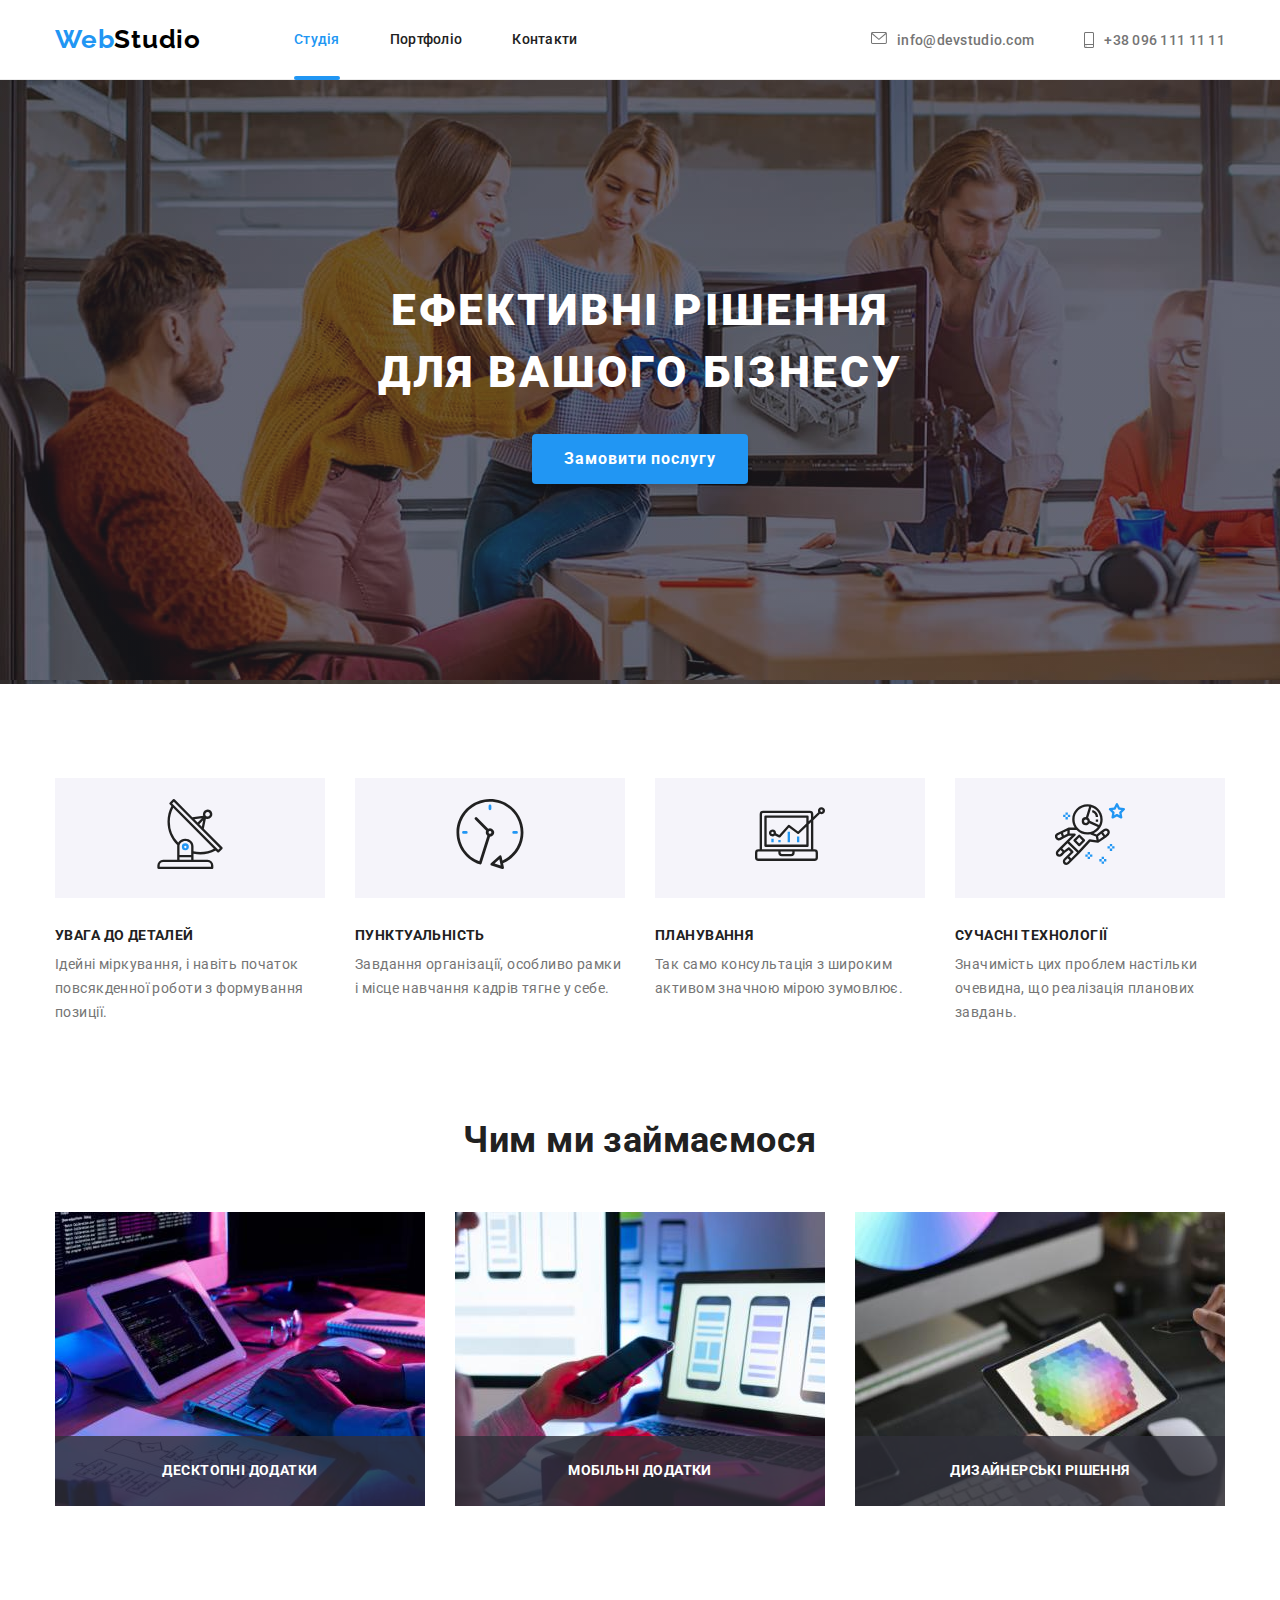
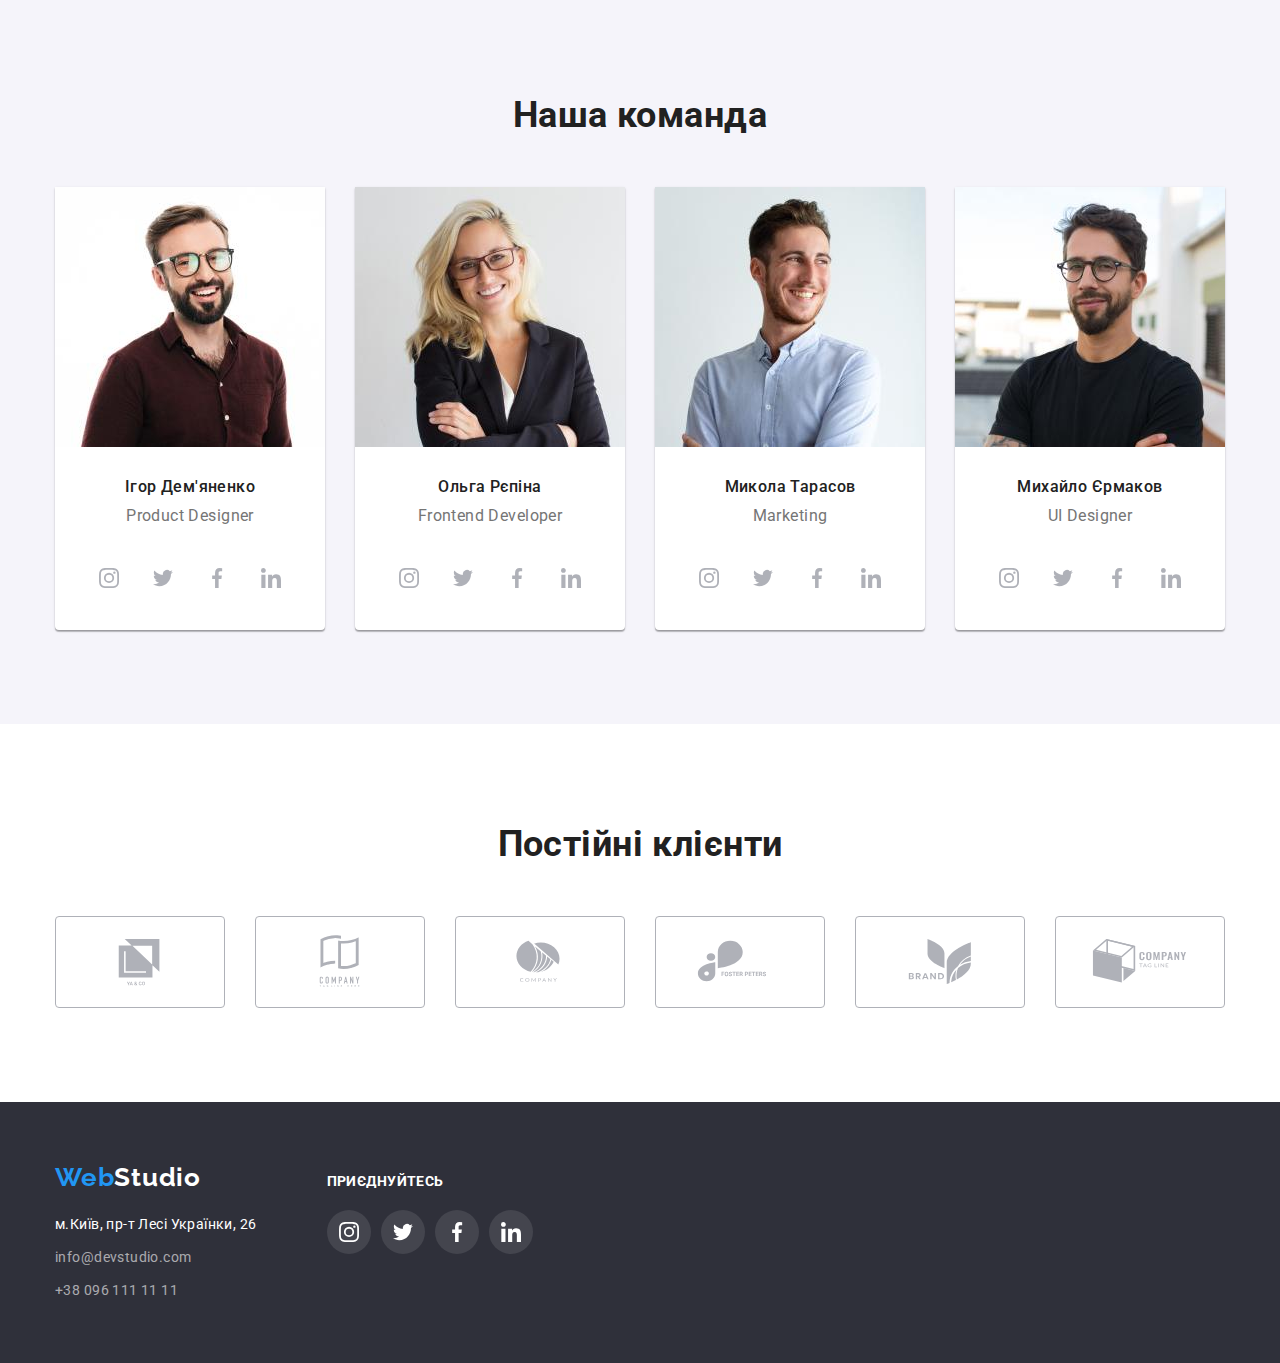
<file: index.html>
<!DOCTYPE html>
<html lang="uk">
  
  
  <head>
    <title>Webstudio</title>
    <meta charset="UTF-8"/>
    <meta http-equiv="X-UA-Compatible" content="IE=edge"/>
    <meta name="viewport" content="width=device-width, initial-scale=1.0"/>
    <link rel="preconnect" href="https://fonts.googleapis.com">
    <link rel="preconnect" href="https://fonts.gstatic.com" crossorigin>
    <link href="https://fonts.googleapis.com/css2?family=Raleway:wght@700&family=Roboto:wght@400;500;700;900&display=swap" rel="stylesheet"/>
    <link rel="stylesheet" href="https://cdnjs.cloudflare.com/ajax/libs/modern-normalize/1.1.0/modern-normalize.min.css">
    <link rel="stylesheet" href="./css/styles.css"/>
  </head>
  <body>
    
    <header class="header">
      <div class="conteiner rulles">
      <!--Nav menu-->
      
    <nav class="header-nav">
  
    <a href="./index.html" class="header-logo">Web<span class="color-logo">Studio</span></a>
  
    <ul class="header-list-nav">
            <li class="header-item"><a href="./index.html" class="header-link current">Студія</a></li>
            <li class="header-item"><a href="./portfolio.html" class="header-link">Портфоліо</a></li>
            <li class="header-item"><a href="#" class="header-link">Контакти</a></li>
          </ul>
        </nav>
  
        <!-- Contacts-->
  
        <ul class="header-list">
          
        <li class="header-contact">
          
        <a href="mailto:info@devstudio.com" class="header-mal">info@devstudio.com
          <svg class="svg-mal" viewBox="0 0 43 32" width="16" height="12">
           <use href="./img/sprite.svg#mail"></use>
          </svg>
        </a></li>
        <li class="header-contact">
        <a href="tel:+380961111111" class="header-tel">+38 096 111 11 11
<svg class="svg-tel" viewBox="0 0 20 32" width="10" height="16">
           <use href="./img/sprite.svg#smartphone"></use>
          </svg>
        </a>
        </li>
        </ul>
      </div>
        </header>
      
    <main>
      
      <!--Main board-->
      <section class="main-section">
        
        <h1 class="main-title">Ефективні рішення <br>для вашого бізнесу</h1>
        <button type="button" class="main-button" data-modal-open><span>Замовити послугу</span></button>
      
      </section>
      
      <section class=" no-box">
        <!--Description-->
        <div class="conteiner">
        <h2 hidden class="hero">Наші переваги</h2>

        <ul class="hero-dscrpt">

      

          <li class="hero-list">

                <div class="our_advantage">
          <a href=""><svg viewBox="0 0 32 32" width="70">
            <use href="./img/sprite.svg#antenna"></use>
          </svg></a>
          </div>

            <h3 class="hero-item">УВАГА ДО ДЕТАЛЕЙ</h3>
            <p class="hero-blind">
              Ідейні міркування, і навіть початок повсякденної роботи з
              формування позиції.
            </p>
          </li>

        
          <li class="hero-list">
                <div class="our_advantage">
          <a href=""><svg viewBox="0 0 32 32" width="70">
            <use href="./img/sprite.svg#clock"></use>
          </svg></a>
          </div>

            <h3 class="hero-item">ПУНКТУАЛЬНІСТЬ</h3>
            <p class="hero-blind">
              Завдання організації, особливо рамки і місце навчання кадрів тягне
              у себе.
            </p>
          </li>

      
          <li class="hero-list">
                <div class="our_advantage">
          <a href=""><svg viewBox="0 0 32 32" width="70">
            <use href="./img/sprite.svg#diagram"></use>
          </svg></a>
          </div>

            <h3 class="hero-item">ПЛАНУВАННЯ</h3>
            <p class="hero-blind">
              Так само консультація з широким активом значною мірою зумовлює.
            </p>
          </li>
        

          <li class="hero-list">
                <div class="our_advantage">
          <a href=""><svg viewBox="0 0 32 32" width="70">
            <use href="./img/sprite.svg#astronaut"></use>
          </svg></a>
          </div>
            <h3 class="hero-item">СУЧАСНІ ТЕХНОЛОГІЇ</h3>
            <p class="hero-blind">
              Значимість цих проблем настільки очевидна, що реалізація планових
              завдань.
            </p>
          </li>
        </ul>
      </div>
      </section>
    
      <!--Items photo-->
      
      <section class="non-box">
        <div class="conteiner">
        <h2 class="hero">Чим ми займаємося</h2>
        <ul class="our-works">
          <li class="header-top">

            <img
              class="hero-photo"
              src="./img/items/img1.jpg"
              alt="набираємо текст"
              width="370"
              height="294"
            />
            <div class="what-wedo">
              <h3 class="text-whatwedo">
                Десктопні додатки
              </h3>
            </div>
          </li>
          <li class="header-top">
            <img
              class="hero-photo"
              src="./img/items/img2.jpg"
              alt="фотосесії"
              width="370"
              height="294"
            />
             <div class="what-wedo">
              <h3 class="text-whatwedo">
                Мобільні додатки
              </h3>
            </div>
          </li>
          <li class="header-top">
            <img
              class="hero-photo"
              src="./img/items/img3.jpg"
              alt="ремонтуємо техніку"
              width="370"
              height="294"
            />
             <div class="what-wedo">
              <h3 class="text-whatwedo">
               Дизайнерські рішення
              </h3>
            </div>
          </li>
        </ul>
      </div>
      </section>
    
      <!--Blue color workers-->
     
      <section class="section">
        <div class="conteiner">
        <!--Portrait photo-->
        <h2 class="hero-section">Наша команда</h2>
        <ul class="section-list">

          <!--Image 1-->
          <li class="hero-li">
            <img class="hero-photo"
              src="./img/portrait/img1.jpg"
              alt="Ігор Дем'яненко"
              width="270"
              height="260"
            />
            <div class="hero-svg">
            <h3 class="hero-people">Ігор Дем'яненко</h3>
            <p lang="en" class="hero-title">Product Designer</p>
          

          <ul class="link_hero">
            <li class="social_item">
             <a href="" class="social-link"><svg class="svg-link-hero" viewBox="0 0 32 32" width="20">
           <use href="./img/sprite.svg#instagram"></use>
          </svg>
        </a>
            </li>
            <li class="social_item">
              <a href="" class="social-link"><svg class="svg-link-hero" viewBox="0 0 32 32" width="20">
           <use href="./img/sprite.svg#twitter"></use>
          </svg>
        </a>
            </li>
            <li class="social_item">
              <a href="" class="social-link"><svg class="svg-link-hero" viewBox="0 0 32 32" width="20">
           <use href="./img/sprite.svg#facebook"></use>
          </svg>
        </a>
            </li>
            <li class="social_item">
              <a href="" class="social-link"><svg class="svg-link-hero" viewBox="0 0 32 32" width="20">
           <use href="./img/sprite.svg#linkedin"></use>
          </svg>
        </a>
            </li>
          </ul>
          </div>
          </li>

          <!--Image 2-->
          <li class="hero-li">
            <img class="hero-photo"
              src="./img/portrait/img2.jpg"
              alt="Ольга Рєпіна"
              width="270"
              height="260"
            />
            <div class="hero-svg">
            <h3 class="hero-people">Ольга Рєпіна</h3>
            <p lang="en" class="hero-title">Frontend Developer</p>
          

  <ul class="link_hero">
            <li class="social_item">
             <a href="" class="social-link"><svg class="svg-link-hero" viewBox="0 0 32 32" width="20">
           <use href="./img/sprite.svg#instagram"></use>
          </svg>
        </a>
            </li>
            <li class="social_item">
              <a href="" class="social-link"><svg class="svg-link-hero" viewBox="0 0 32 32" width="20">
           <use href="./img/sprite.svg#twitter"></use>
          </svg>
        </a>
            </li>
            <li class="social_item">
              <a href="" class="social-link"><svg class="svg-link-hero" viewBox="0 0 32 32" width="20">
           <use href="./img/sprite.svg#facebook"></use>
          </svg>
        </a>
            </li>
            <li class="social_item">
              <a href="" class="social-link"><svg class="svg-link-hero" viewBox="0 0 32 32" width="20">
           <use href="./img/sprite.svg#linkedin"></use>
          </svg>
        </a>
            </li>
          </ul>
          </div>
          </li>
          <!--Image 3-->
          <li class="hero-li">
            <img class="hero-photo"
              src="./img/portrait/img3.jpg"
              alt="Микола Тарасов"
              width="270"
              height="260"
            />
            <div class="hero-svg">
            <h3 class="hero-people">Микола Тарасов</h3>
            <p lang="en" class="hero-title">Marketing</p>
          

            <ul class="link_hero">
            <li class="social_item">
             <a href="" class="social-link"><svg class="svg-link-hero" viewBox="0 0 32 32" width="20">
           <use href="./img/sprite.svg#instagram"></use>
          </svg>
        </a>
            </li>
            <li class="social_item">
              <a href="" class="social-link"><svg class="svg-link-hero" viewBox="0 0 32 32" width="20">
           <use href="./img/sprite.svg#twitter"></use>
          </svg>
        </a>
            </li>
            <li class="social_item">
              <a href="" class="social-link"><svg class="svg-link-hero" viewBox="0 0 32 32" width="20">
           <use href="./img/sprite.svg#facebook"></use>
          </svg>
        </a>
            </li>
            <li class="social_item">
              <a href="" class="social-link"><svg class="svg-link-hero" viewBox="0 0 32 32" width="20">
           <use href="./img/sprite.svg#linkedin"></use>
          </svg>
        </a>
            </li>
          </ul>
          </div>
          </li>

          <!--Image 4-->
          <li class="hero-li">
            <img class=""
              src="./img/portrait/img4.jpg"
              alt="sМихайло Єрмакоh3"
              width="270"
              height="260"
            />
            <div class="hero-svg">
            <h3 class="hero-people">Михайло Єрмаков</h3>
            <p lang="en" class="hero-title">UI Designer</p>
          
              <ul class="link_hero">
            <li class="social_item">
             <a href="" class="social-link"><svg class="svg-link-hero" viewBox="0 0 32 32" width="20">
           <use href="./img/sprite.svg#instagram"></use>
          </svg>
        </a>
            </li>
            <li class="social_item">
              <a href="" class="social-link"><svg class="svg-link-hero" viewBox="0 0 32 32" width="20">
           <use href="./img/sprite.svg#twitter"></use>
          </svg>
        </a>
            </li>
            <li class="social_item">
              <a href="" class="social-link"><svg class="svg-link-hero" viewBox="0 0 32 32" width="20">
           <use href="./img/sprite.svg#facebook"></use>
          </svg>
        </a>
            </li>
            <li class="social_item">
              
              <a href="" class="social-link"><svg class="svg-link-hero" viewBox="0 0 32 32" width="20">
           <use href="./img/sprite.svg#linkedin"></use>
          </svg>
        </a>
            </li>
          </ul>
          </div>
          </li>

        </ul>




      </div>
      </section>
<!--Постійні клієнти-->
      <section class="section-permanent-clients">
      <div class="conteiner">
      <h2 class="partners-title">Постійні клієнти</h2>
      <ul class="partners-list">
        <li class="partners">
          <a class="company-link" href=""><svg class="company-svg" viewBox="0 0 57 32" width="106" hight="60"><use href="./img/sprite.svg#Logo"></use></svg></a>
        </li>
       <li class="partners"><a class="company-link" href=""><svg class="company-svg" viewBox="0 0 57 32" width="106" height="60"><use href="./img/sprite.svg#Logo1"></use></svg></a></li>
        <li class="partners"><a class="company-link" href=""><svg class="company-svg" viewBox="0 0 57 32" width="106" height="60"><use href="./img/sprite.svg#Logo2"></use></svg></a></li>
        <li class="partners"><a class="company-link" href=""><svg class="company-svg" viewBox="0 0 57 32" width="106" height="60"><use href="./img/sprite.svg#Logo3"></use></svg></a></li>
        <li class="partners"><a class="company-link" href=""><svg class="company-svg" viewBox="0 0 57 32" width="106" height="60"><use href="./img/sprite.svg#Logo4"></use></svg></a></li>
        <li class="partners"><a class="company-link" href=""><svg class="company-svg" viewBox="0 0 57 32" width="106" height="60"><use href="./img/sprite.svg#Logo5"></use></svg></a></li>
      </ul>
    </div>
     </section>
       
    
    </main>


    <!--Footer-->


    <footer class="footer">
      <div class="conteiner main-footer"> 
<div class="address">
        
        <a href="./index.html" class="footer-logo">
          Web<span class="color-footer">Studio</span></a
        >
        <address class="adress-footer">
          <ul class="footer-list">
            <li class="footer-item bot">
              <a
                href="https://goo.gl/maps/juvtHiytcNgh8N4bA"
                class="footer-link li"
                target="_blank"
                rel="noopener norefferer nofollow"
                >м.Київ, пр-т Лесі Українки, 26</a
              >
            </li>
            <li class="footer-item bot">
              <a href="mailto:info@devstudio.com" class="footer-mal li"
                >info@devstudio.com</a
              >
            </li>
            <li class="footer-item">
              <a href="tel:+380961111111" class="footer-tel">+38 096 111 11 11</a>
            </li>
          </ul>
        </address>
      </div>


      <!--Footer social links-->
     
<div class="join-box">
  <p class="join-text">Приєднуйтесь</p>
        <ul class="join-list">
            <li class="join_item">
             <a href="" class="join-link"><svg class="svg-link-hero" viewBox="0 0 32 32" width="20">
           <use href="./img/sprite.svg#instagram"></use>
          </svg>
          </a>
            </li>
            <li class="join_item">
              <a href="" class="join-link"><svg class="svg-link-hero" viewBox="0 0 32 32" width="20">
           <use href="./img/sprite.svg#twitter"></use>
          </svg>
        </a>
            </li>
            <li class="join_item">
              <a href="" class="join-link"><svg class="svg-link-hero" viewBox="0 0 32 32" width="20">
           <use href="./img/sprite.svg#facebook"></use>
          </svg>
        </a>
            </li>
            <li class="join_item">
              <a href="" class="join-link"><svg class="svg-link-hero" viewBox="0 0 32 32" width="20">
           <use href="./img/sprite.svg#linkedin"></use>
          </svg>
        </a>
            </li>
          </ul>
</div>
</div>

    </footer>

    <div class="backdrop is-hidden" data-modal>
    
    <div class="modal">
      <button type="button" class="close-button" data-modal-close>
        <a class="close-btn-link" href="">
          <svg class="svg-x" viewBox="0 0 32 32" width="18" height="18">
            <use href="./img/symbol-X.svg#icon-X"></use>
          </svg>
        </a>
      </button>
    </div>
  </div>

  <script src="./js/modal.js"></script>

  </body>
</html>
</file>
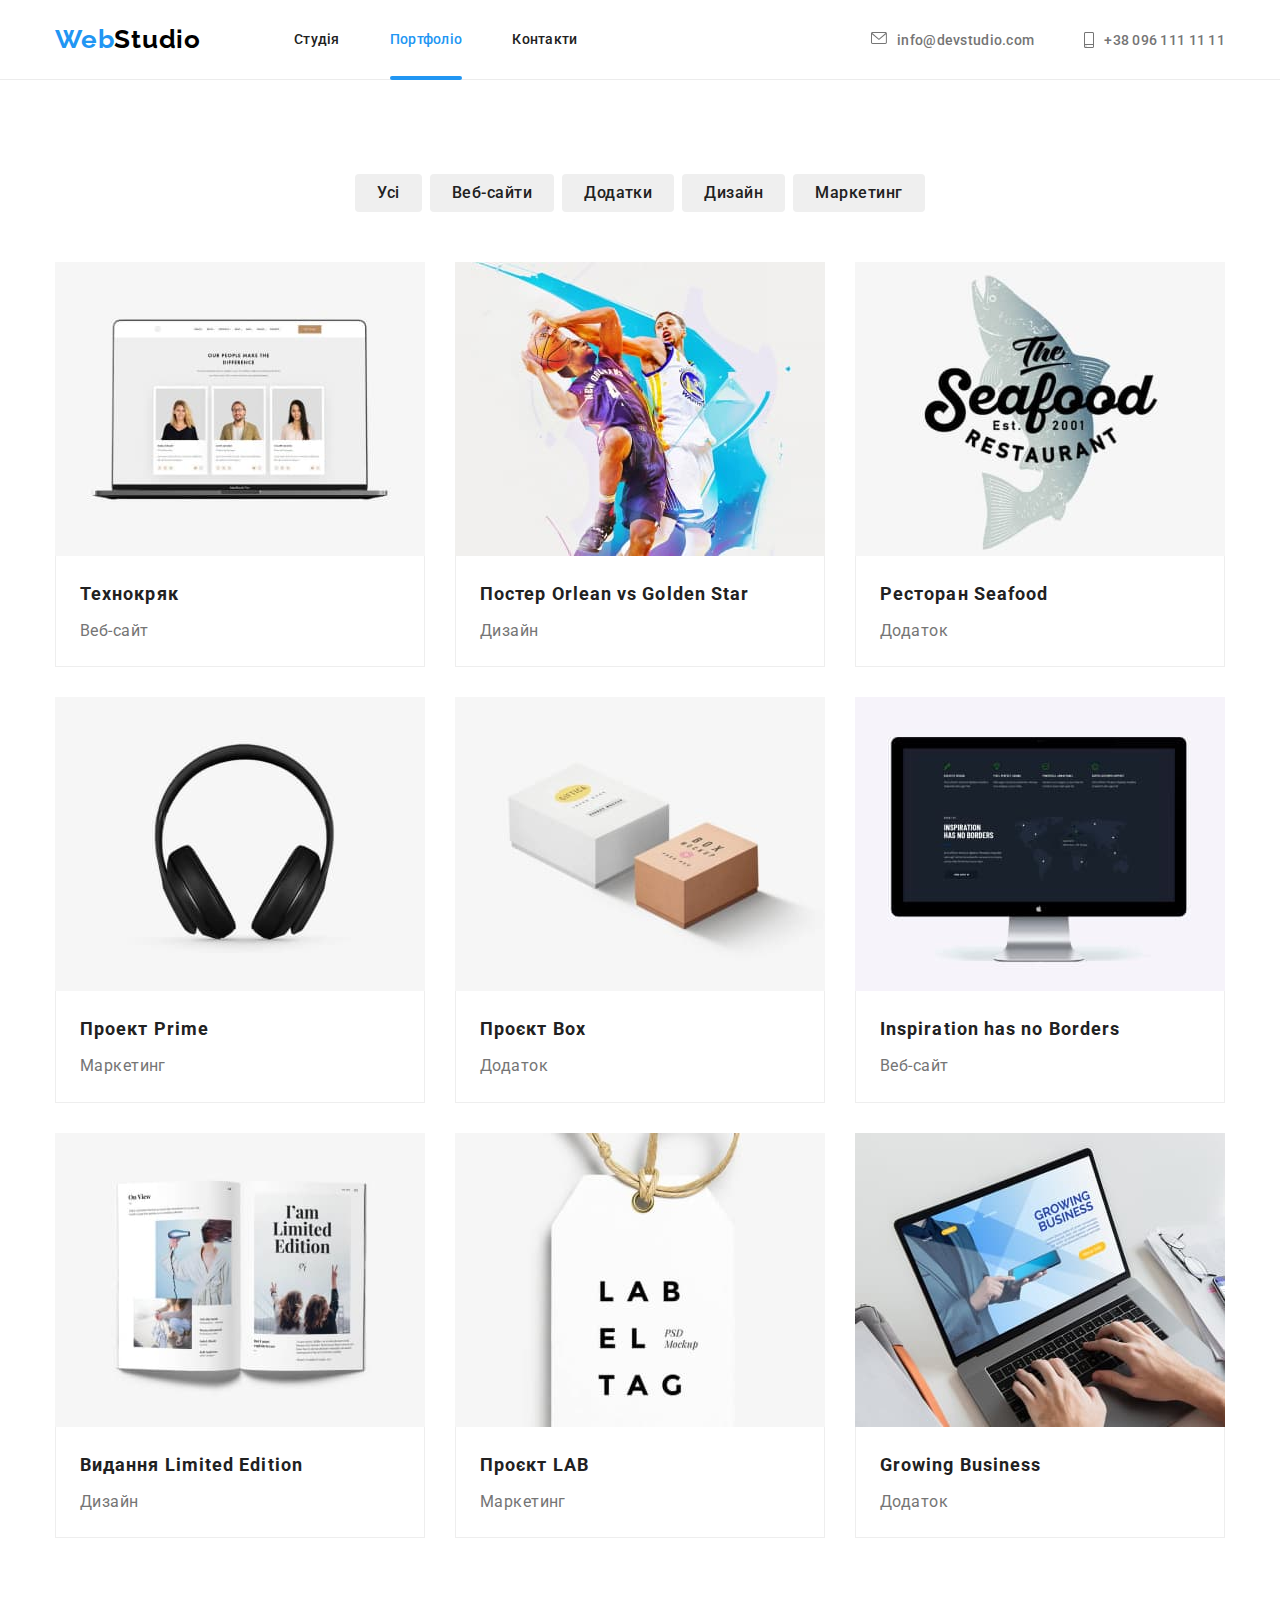
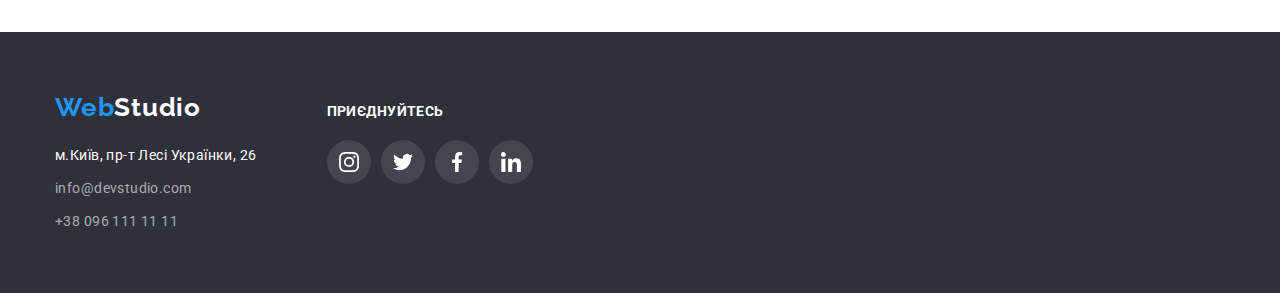
<file: portfolio.html>
<!DOCTYPE html>
<html lang="uk">
  <head>
    <title>Portfolio</title>
    <meta charset="UTF-8" />
    <meta http-equiv="X-UA-Compatible" content="IE=edge" />
    <meta name="viewport" content="width=device-width, initial-scale=1.0" />
    <link rel="preconnect" href="https://fonts.googleapis.com" />
    <link rel="preconnect" href="https://fonts.gstatic.com" crossorigin />
    <link href="https://fonts.googleapis.com/css2?family=Raleway:wght@700&family=Roboto:wght@400;500;700;900&display=swap" rel="stylesheet"/>
    <link rel="stylesheet" href="https://cdnjs.cloudflare.com/ajax/libs/modern-normalize/1.1.0/modern-normalize.min.css"/>
    <link rel="stylesheet" href="./css/styles.css"/>
  </head>

  <body>

    <header class="header">
      <div class="conteiner rulles">
        <!--Nav menu-->

        <nav class="header-nav">
          <a href="./index.html" class="header-logo"
            >Web<span class="color-logo">Studio</span></a
          >

          <ul class="header-list-nav">
            <li class="header-item">
              <a href="./index.html" class="header-link">Студія</a>
            </li>
            <li class="header-item">
              <a href="./portfolio.html" class="header-link current"
                >Портфоліо</a
              >
            </li>
            <li class="header-item">
              <a href="#" class="header-link">Контакти</a>
            </li>
          </ul>
        </nav>

        <!-- Contacts-->

        <ul class="header-list">
          <li class="header-contact">
            <a href="mailto:info@devstudio.com" class="header-mal"
              >info@devstudio.com
              <svg class="svg-mal" viewBox="0 0 43 32" width="16" height="12">
                <use href="./img/sprite.svg#mail"></use>
              </svg>
            </a>
          </li>
          <li class="header-contact">
            <a href="tel:+380961111111" class="header-tel"
              >+38 096 111 11 11
              <svg class="svg-tel" viewBox="0 0 20 32" width="10" height="16">
                <use href="./img/sprite.svg#smartphone"></use>
              </svg>
            </a>
          </li>
        </ul>
      </div>
    </header>

    <!--Main-->
    <main>
      <section class="main-portfolio">
        <div class="conteiner">
          <h1 hidden>Приклади</h1>

          <ul class="btn-group">
            <li class="button-item">
              <button type="button" class="main-buttonp">Усі</button>
            </li>
            <li class="button-item">
              <button type="button" class="main-buttonp">Веб-сайти</button>
            </li>
            <li class="button-item">
              <button type="button" class="main-buttonp">Додатки</button>
            </li>
            <li class="button-item">
              <button type="button" class="main-buttonp">Дизайн</button>
            </li>
            <li class="button-item">
              <button type="button" class="main-buttonp">Маркетинг</button>
            </li>
          </ul>

          <!--Images Main section -->

          <ul class="header-first">
            <!--Image 1-->

            <li class="header-content">
              <a href="./index.html" class="link-portfolio-box">
                <div class="overlay_gal">
                  <img src="./img/portfolio/img1.jpg" alt="робимо верстку сайтів" width="370" height="294"/>
                  <p class="overlay_text">
                    Ресурс пропонує комплексні пропозиції з різним рівнем
                    функціоналу та сервісів. Все це дозволить відвідувачу
                    отримати вичерпні відомості про компанію чи приватну особу.
                  </p>
                </div>
                <div class="border">
                  <h2 class="title-item">Технокряк</h2>
                  <p class="title-cat">Веб-сайт</p>
                </div></a>
            </li>

            <!--Image 2-->
            <li class="header-content">
              <a href="./index.html" class="link-portfolio-box">
                <div class="overlay_gal">
                  <img src="./img/portfolio/img2.jpg" alt="Малюнки" width="370" height="294"/>
                  <p class="overlay_text">
                    Lorem ipsum dolor sit, amet consectetur adipisicing elit.
                    Accusamus, magnam reprehenderit possimus impedit voluptates
                    cum nobis, laborum quis temporibus vitae, quo quaerat in
                    cumque tempora ipsa? Eos eligendi veritatis dolorum.
                  </p>
                </div>
                <div class="border">
                  <h2 class="title-item">
                    Постер <span lang="en">Orlean vs Golden Star</span>
                  </h2>
                  <p class="title-cat">Дизайн</p>
                </div></a>
            </li>

            <!--Image 3-->

            <li class="header-content">
              <a href="./index.html" class="link-portfolio-box">
                <div class="overlay_gal">
                  <img src="./img/portfolio/img3.jpg" alt="додаток" width="370" height="294"/>
                  <p class="overlay_text">
                    Lorem ipsum dolor sit, amet consectetur adipisicing elit.
                    Accusamus, magnam reprehenderit possimus impedit voluptates
                    cum nobis, laborum quis temporibus vitae, quo quaerat in
                    cumque tempora ipsa? Eos eligendi veritatis dolorum.
                  </p>
                </div>

                <div class="border">
                  <h2 class="title-item">
                    Ресторан <span lang="en">Seafood</span>
                  </h2>
                  <p class="title-cat">Додаток</p>
                </div></a>
            </li>

            <!--Image 4-->

            <li class="header-content">
              <a href="./index.html" class="link-portfolio-box">
                <div class="overlay_gal">
                  <img src="./img/portfolio/img4.jpg" alt="просування" width="370" height="294"/>
                  <p class="overlay_text">
                    Lorem ipsum dolor sit, amet consectetur adipisicing elit.
                    Accusamus, magnam reprehenderit possimus impedit voluptates
                    cum nobis, laborum quis temporibus vitae, quo quaerat in
                    cumque tempora ipsa? Eos eligendi veritatis dolorum.
                  </p>
                </div>
                <div class="border">
                  <h2 class="title-item">
                    Проект <span lang="en">Prime</span>
                  </h2>
                  <p class="title-cat">Маркетинг</p>
                </div></a>
            </li>

            <!--Image 5-->
            <li class="header-content">
              <a href="./index.html" class="link-portfolio-box">
                <div class="overlay_gal">
                  <img src="./img/portfolio/img5.jpg" alt="Маркетинг" width="370" height="294"/>
                  <p class="overlay_text">
                    Lorem ipsum dolor sit, amet consectetur adipisicing elit.
                    Accusamus, magnam reprehenderit possimus impedit voluptates
                    cum nobis, laborum quis temporibus vitae, quo quaerat in
                    cumque tempora ipsa? Eos eligendi veritatis dolorum.
                  </p>
                </div>
                <div class="border">
                  <h2 class="title-item">Проєкт <span lang="en>">Box</span></h2>
                  <p class="title-cat">Додаток</p>
                </div></a
              >
            </li>

            <!--Image 6-->
            <li class="header-content">
              <a href="./index.html" class="link-portfolio-box">
                <div class="overlay_gal">
                  <img src="./img/portfolio/img6.jpg" alt="Сайт" width="370" height="294"/>
                  <p class="overlay_text">
                    Lorem ipsum dolor sit, amet consectetur adipisicing elit.
                    Accusamus, magnam reprehenderit possimus impedit voluptates
                    cum nobis, laborum quis temporibus vitae, quo quaerat in
                    cumque tempora ipsa? Eos eligendi veritatis dolorum.
                  </p>
                </div>

                <div class="border">
                  <h2 lang="en" class="title-item">
                    Inspiration has no Borders
                  </h2>
                  <p class="title-cat">Веб-сайт</p>
                </div></a>
            </li>

            <!--Image 7-->
            <li class="header-content">
              <a href="./index.html" class="link-portfolio-box">
                <div class="overlay_gal">
                  <img src="./img/portfolio/img7.jpg" alt="Книга" width="370" height="294"/>
                  <p class="overlay_text">
                    Lorem ipsum dolor sit, amet consectetur adipisicing elit.
                    Accusamus, magnam reprehenderit possimus impedit voluptates
                    cum nobis, laborum quis temporibus vitae, quo quaerat in
                    cumque tempora ipsa? Eos eligendi veritatis dolorum.
                  </p>
                </div>
                <div class="border">
                  <h2 class="title-item">
                    Видання <span lang="en">Limited Edition</span>
                  </h2>
                  <p class="title-cat">Дизайн</p>
                </div></a>
            </li>

            <!--Image 8-->
            <li class="header-content">
              <a href="./index.html" class="link-portfolio-box">
                <div class="overlay_gal">
                  <img src="./img/portfolio/img8.jpg" alt="Проєкт" width="370" height="294"/>
                  <p class="overlay_text">
                    Lorem ipsum dolor sit, amet consectetur adipisicing elit.
                    Accusamus, magnam reprehenderit possimus impedit voluptates
                    cum nobis, laborum quis temporibus vitae, quo quaerat in
                    cumque tempora ipsa? Eos eligendi veritatis dolorum.
                  </p>
                </div>

                <div class="border">
                  <h2 class="title-item">Проєкт <span lang="en">LAB</span></h2>
                  <p class="title-cat">Маркетинг</p>
                </div></a
              >
            </li>

            <!--Image 9-->
            <li class="header-content">
              <a href="./index.html" class="link-portfolio-box">
                <div class="overlay_gal">
                  <img src="./img/portfolio/img9.jpg" alt="додаток" width="370" height="294"/>
                  <p class="overlay_text">
                    Lorem ipsum dolor sit, amet consectetur adipisicing elit.
                    Accusamus, magnam reprehenderit possimus impedit voluptates
                    cum nobis, laborum quis temporibus vitae, quo quaerat in
                    cumque tempora ipsa? Eos eligendi veritatis dolorum.
                  </p>
                </div>
                <div class="border">
                  <h2 lang="en" class="title-item">Growing Business</h2>
                  <p class="title-cat">Додаток</p>
                </div></a>
            </li>
          </ul>
        </div>
      </section>
    </main>

    <!--Footer Start-->

    <footer class="footer">
      <div class="conteiner main-footer">
        <div class="address">
          <a href="./index.html" class="footer-logo">
            Web<span class="color-footer">Studio</span></a
          >
          <address class="adress-footer">
            <ul class="footer-list">
              <li class="footer-item bot">
                <a
                  href="https://goo.gl/maps/juvtHiytcNgh8N4bA"
                  class="footer-link li"
                  target="_blank"
                  rel="noopener norefferer nofollow"
                  >м.Київ, пр-т Лесі Українки, 26</a
                >
              </li>
              <li class="footer-item bot">
                <a href="mailto:info@devstudio.com" class="footer-mal li"
                  >info@devstudio.com</a
                >
              </li>
              <li class="footer-item">
                <a href="tel:+380961111111" class="footer-tel"
                  >+38 096 111 11 11</a
                >
              </li>
            </ul>
          </address>
        </div>

        <!--Footer social links-->

        <div class="join-box">
          <p class="join-text">Приєднуйтесь</p>
          <ul class="join-list">
            <li class="join_item">
              <a href="" class="join-link"
                ><svg class="svg-link-hero" viewBox="0 0 32 32" width="20">
                  <use href="./img/sprite.svg#instagram"></use>
                </svg>
              </a>
            </li>
            <li class="join_item">
              <a href="" class="join-link"
                ><svg class="svg-link-hero" viewBox="0 0 32 32" width="20">
                  <use href="./img/sprite.svg#twitter"></use>
                </svg>
              </a>
            </li>
            <li class="join_item">
              <a href="" class="join-link"
                ><svg class="svg-link-hero" viewBox="0 0 32 32" width="20">
                  <use href="./img/sprite.svg#facebook"></use>
                </svg>
              </a>
            </li>
            <li class="join_item">
              <a href="" class="join-link"
                ><svg class="svg-link-hero" viewBox="0 0 32 32" width="20">
                  <use href="./img/sprite.svg#linkedin"></use>
                </svg>
              </a>
            </li>
          </ul>
        </div>
      </div>
    </footer>
  </body>
</html>
</file>
<file: css/styles.css>
:root {
  --primary-color: #2196f3;
  --simple-color: #000000;
  --secondary-color: #757575;
  --mainsection-clor: #2f303a;
  --item-color: #212121;
  --background-color: #2f303a;
  --whole-white-color:#ffffff;
  --fotter-color: rgba(255, 255, 255, 0.6);
  --hero-bck-cloror:#F5F4FA;
  --focus-color:#188CE8;
  --solid: #ECECEC;
  --border-link:#EEEEEE;
}






body {
  font-family: "Roboto", sans-serif;
  font-size: 14px;
line-height: 1.7;
letter-spacing: 0.03em;
color:var(--secondary-color);
background-color:var(--whole-white-color);
}



h1,h2,h3,h4,h5,h6,p,ul {
  margin: 0;
  padding: 0;
}

/* Css Header */ 
.header-logo {
  color: var(--primary-color);
  font-family: "Raleway",sans-serif;
  font-weight: 700;
  font-size: 26px;
  line-height: 1.2;
  letter-spacing: 0.03em;
  margin-right: 93px;
  text-decoration: none;
  }
  
.conteiner{
width: 1200px;
margin:0 auto;
padding-left: 15px;
padding-right: 15px;
}

.conteiner.rulles{
  display: flex;
  align-items: center;
}

  .header { 
      border-bottom: 1px solid var(--solid); 
  }

     .header-list {
      display: flex;
      gap: 50px;
      list-style: none;
      margin-left: auto;
      
     }
  
     .header-item{
      font-family: "Roboto",sans-serif;
      font-weight: 500;
      font-size: 14px;
      line-height: 1.1;
      letter-spacing: 0.03em;
     }
     .header-list-nav{
      display: flex;
      gap: 50px;
      list-style-type: none;
      padding-right:auto;
     }
  
     .header-nav {
      display: flex;
      align-items: center;
  }
  .color-logo {
    color: var(--simple-color);
      font-family: "Raleway",sans-serif;
  font-weight: 700;
  font-size: 26px;
  line-height: 1.192;
  letter-spacing: 0.03em;
  text-decoration: none;
  }
  
  
  .header-link {
    display: block;
    padding: 32px 0;
  color: var(--item-color);
  font-weight: 500;
  font-size: 14px;
  line-height: 1.1;
  letter-spacing: 0.02em;
  text-decoration: none;
  transition: background-color 250ms cubic-bezier(0.4, 0, 0.2, 1),color 250ms cubic-bezier(0.4, 0, 0.2, 1);
  }
  .header-mal, .header-tel{
    font-weight: 500;
    font-size: 14px;
    line-height: 1.142;
    letter-spacing: 0.02em;
    color: var(--secondary-color);
    text-decoration: none;
    display: flex;
    flex-direction: row-reverse;
    gap: 10px;
    transition: background-color 250ms cubic-bezier(0.4, 0, 0.2, 1),color 250ms cubic-bezier(0.4, 0, 0.2, 1);
}

.svg-mal,.svg-tel{
  fill: currentColor;
}


.header-link:hover{
      color: var(--primary-color);
  }
  
 
  .header-mal:hover {
    color: var(--primary-color);
}
.header-tel:hover{
    color: var(--primary-color);
}

  .header-link:focus{
    color:var(--focus-color)
  }

  .header-mal:focus{
    color:var(--focus-color)
  }

  .header-tel:focus{
    color:var(--focus-color)
  }

  .current{
    color: var(--primary-color);
    position: relative;
  }
 .current::after {
    content: "";
    position: absolute;
    left: 0;
    bottom: -1px;
    width: 100%;
    height: 4px;
    border-radius: 2px;
  background-color: var(--primary-color);

}
  .main-section{
    background-image: linear-gradient(rgba(47, 48, 58, 0.4),rgba(47, 48, 58, 0.4)), url("../img/background/img.jpg");
    
  }
/*STUDIO START!!!!!!!!!!!!!!!!!!!!!!!!!!!!!!!!!!!!!!!!!!!!!!!!!!!!!!!!!!!!!!!!!!!!!!!!!!!!!!!!!!!!!!!!!!!!!!!!!!!!!!!!!!!!!!!!!!!!!!!!!!!!!!!!!!!!!!!!!!!!!!!!*/


h1,h2,h3,h4,h5,h6,p,ul
 {
  margin: 0;
  padding: 0;
}


.main-button:hover {
  background-color:var(--focus-color);
  color: var(--whole-white-color);
}
 
.main-button a:focus{
  color:var(--focus-color);
  box-shadow: 0px 4px 4px rgba(0, 0, 0, 0.15);
}



.main-button{
  font-family: inherit;
  font-weight: 700;
  font-size: 16px;
  line-height: 1.9;
  letter-spacing: 0.06em;
  background-color: var(--primary-color);
box-shadow: 0px 4px 4px rgba(0, 0, 0, 0.15);
border-radius: 4px;
padding:10px 32px;
border: none;
cursor: pointer;
margin-top: 30px;
color: var(--whole-white-color);
transition: background-color 250ms cubic-bezier(0.4, 0, 0.2, 1),color 250ms cubic-bezier(0.4, 0, 0.2, 1);
}




.main-section {
  background-color: var(--mainsection-clor);
  color:var(--whole-white-color);
  text-align: center;
  padding-top: 200px;
  padding-bottom: 200px;  
}

.main-title {
  text-transform: uppercase;
  text-align: center;
  font-weight: 900;
  font-size: 44px;
  line-height: 1.4;
  letter-spacing: 0.06em;
}


.header-top {
  text-decoration: none;
  list-style: none;
  position: relative;
}




.no-box{
  padding-top: 94px;
  padding-bottom: 94px;
}

.non-box{
  margin: 0 auto;
  padding-bottom: 94px;

}



.hero-item {
  color:var(--item-color);
  font-weight: 700;
  font-size: 14px;
  line-height: 1.1;
  text-transform: uppercase;
  margin-bottom: 10px;
}

.hero-list {
  text-decoration: none;
  list-style: none;
  margin: 0 auto;
  
}

 .section {
 
  background-color:var(--hero-bck-cloror);
  padding-bottom: 94px;
  padding-top: 94px;
  
  
  
}




.hero {
  color: var(--item-color);
  font-weight: 700;
  font-size: 36px;
  line-height: 1.2;
  text-align: center;
  margin-bottom:50px;
  

}





.our-works{
display: flex;
 gap: 30px;
 
}

.hero-dscrpt{
    display: flex;
  gap: 30px;
}

.our_advantage {
text-align: center;
    display: flex;
    margin-bottom: 30px;
    width: 270px;
    height: 120px;
    background-color: var(--hero-bck-cloror);
    align-content: stretch;
    justify-content: space-around;
    align-items: center;
}


.what-wedo {
  position: absolute;
    bottom: 0;
    width: 100%;
    background: rgba(47, 48, 58, 0.8);
}


.text-whatwedo {
  display: block;
    padding-top: 27px;
    padding-bottom: 27px;
    font-size: 14px;
    font-weight: 700;
    line-height: 1.14;
    text-transform: uppercase;
    color: var(--whole-white-color);
    text-align: center;
}

.hero-section {
  color: var(--item-color);
  font-weight: 700;
  font-size: 36px;
  line-height: 1.2;
  text-decoration: none;
  text-align: center;
  margin-bottom:50px;
}

.hero-people {
  font-weight: 500;
  font-size: 16px;
  line-height: 1.2;
  color:var(--item-color);
  text-align: center;
  
  margin-bottom: 10px
 
}


.hero-title {
    line-height: 1.2;
  color: var(--secondary-color);
  text-align: center;
  padding-bottom: 30px;
  font-size: 16px;
}


.hero-photo{
display: block;
  
}

.section-list {
  text-decoration: none;
  display: flex;
  gap: 30px;
}

.hero-li {
  text-decoration: none;
  list-style: none;
  background:var(--whole-white-color);
  box-shadow: 0px 1px 3px rgba(0, 0, 0, 0.12), 0px 1px 1px rgba(0, 0, 0, 0.14), 0px 2px 1px rgba(0, 0, 0, 0.2);
  border-radius: 0px 0px 4px 4px;
  
}
.hero-svg{
  padding-top: 30px;
    padding-bottom: 30px;
}
.link_hero {
  list-style: none;
  text-decoration: none;
  display: flex;
  justify-content: center;
  gap: 10px;
}


.social-link {
  display: flex;
    width: 44px;
    height: 44px;
    align-items: center;
    justify-content: center;
    border-radius: 50%;
    fill: #AFB1B8;
    transition: background-color 250ms cubic-bezier(0.4, 0, 0.2, 1),color 250ms cubic-bezier(0.4, 0, 0.2, 1);
}

.svg-link-hero{
  width: 20px;
  height: 20px;
  transition: background-color 250ms cubic-bezier(0.4, 0, 0.2, 1),fill 250ms cubic-bezier(0.4, 0, 0.2, 1);
}

.social-link:hover,
.social-link:focus {
  background-color: var(--primary-color);
  fill: var(--whole-white-color);
}



.company-svg {
  fill: currentColor;
transition: background-color 250ms cubic-bezier(0.4, 0, 0.2, 1),fill 250ms cubic-bezier(0.4, 0, 0.2, 1);
}
.company-link{
    border: 1px solid #AFB1B8;
    border-radius: 4px;
    color: #AFB1B8;
    width: 170px;
    height: 92px;
    display: flex;
    justify-content: center;
    align-items: center;
    transition: background-color 250ms cubic-bezier(0.4, 0, 0.2, 1),color 250ms cubic-bezier(0.4, 0, 0.2, 1);
}

.company-link:focus{
  border: 1px solid var(--primary-color);
  fill: var(--primary-color);
}
.company-link:hover{
  color: var(--primary-color);
  border: 1px solid var(--primary-color);
}



.partners-list {
  display: flex;
  gap: 30px;
  justify-content: center;
  text-decoration: none;
  list-style: none;
}

.partners-title {
  margin-top: 99px;
   font-weight: 700;
  font-size: 36px;
  line-height: 1.2;
  text-decoration: none;
  text-align: center;
  margin-bottom:50px;
  color: var(--item-color);
}
.section-permanent-clients{
  margin-bottom: 94px;
}

/* JS Modal Button */

.backdrop{
  position: fixed;
  top: 0;
  left: 0;
  width: 100%;
  height: 100vh;
  background-color: rgba(0, 0, 0, 0.2);
  box-shadow: 0px 1px 3px rgba(0, 0, 0, 0.12), 0px 1px 1px rgba(0, 0, 0, 0.14), 0px 2px 1px rgba(0, 0, 0, 0.2);
  border-radius: 4px;
}

.modal{
  width: 528px;
  height: 581px;
  position: absolute;
  top: 50%;
  left: 50%;
  transform: translate(-50%, -50%);
  background: var(--whole-white-color);
}

.is-hidden{
  opacity: 0;
  visibility: hidden;
  pointer-events: none;
}

.close-button{
    position: absolute;
    top: 8px;
    right: 8px;
    padding: 6px;
    background-color: rgba(0,0,0,0);
    border-radius: 50%;
    border: 1px solid rgba(0,0,0,.1);
    cursor: pointer;

}

.svg-x {
display: block;
fill: var(--simple-color);
transition: background-color 250ms cubic-bezier(0.4, 0, 0.2, 1),fill 250ms cubic-bezier(0.4, 0, 0.2, 1);
}


.svg-x:hover{
  fill: var(--primary-color);
}



/*PORTFOLIO  START !!!!!!!!!!!*/





img{
  display: block;
}

.main-buttonp:hover,
.main-buttonp:focus  {
  background-color: var(--primary-color);
  color:var(--whole-white-color);
  box-shadow: 0px 3px 1px rgba(0, 0, 0, 0.1), 0px 1px 2px rgba(0, 0, 0, 0.08), 0px 2px 2px rgba(0, 0, 0, 0.12);
}


.btn-group{
  display: flex;
  gap: 8px;
  justify-content: center;
  margin-bottom:50px;
}

.main-buttonp{
font-family: inherit;
font-weight: 500;
font-size: 16px;
line-height: 1.6;
text-align: center;
letter-spacing: 0.03em;
border-radius: 4px;
color:var(--item-color);
border: none;
padding: 6px 22px;
cursor: pointer;
transition: background-color 250ms cubic-bezier(0.4, 0, 0.2, 1),color 250ms cubic-bezier(0.4, 0, 0.2, 1);
}




.main-portfolio{
  padding-top: 94px;
  padding-bottom: 94px;
}



.button-item{
  font-style: normal;
  list-style: none;
color:var(--item-color);
cursor: pointer;
}




.border{
border: 1px solid var(--border-link);
padding:20px 24px;
border-top: none;
 }


.header-first {
 flex-wrap: wrap;
 display: flex;
 gap: 30px;
}


.header-content {
  list-style: none;
  width: 370px;
 }

.header-content:nth-child(3n){
  margin-right: 0;
}

.header-content:nth-last-child(-n + 3) {
  margin-bottom: 0;
}

.header-content a{
  text-decoration: none;
}

.header-content:focus,
.header-content:hover {
box-shadow: 0px 1px 1px rgba(0, 0, 0, 0.12), 0px 4px 4px rgba(0, 0, 0, 0.06), 1px 4px 6px rgba(0, 0, 0, 0.16);
}

.title-item {
font-weight: 700;
font-size: 18px;
line-height: 2;
letter-spacing: 0.06em;
 color:var(--item-color);
margin-bottom: 4px;
}


.title-cat {
  color: var(--secondary-color);
  font-size: 16px;
  line-height: 1.9;
 }

 .link-portfolio-box {
  display: block;

 }

/* Overlay */

.overlay_gal {
position: relative;
overflow: hidden;
}

.overlay_text {
  position: absolute;
  top: 0;
  left: 0;
  height: 100%;
  font-size: 18px;
  line-height: 1.6;
  padding: 63px 24px;
  color: var(--whole-white-color);
  background: rgba(33, 150, 243, 0.9);
  transform: translateY(100%);
  transition: transform 1000ms,background-color 250ms cubic-bezier(0.4, 0, 0.2, 1),color 250ms cubic-bezier(0.4, 0, 0.2, 1);
}


.link-portfolio-box:hover .overlay_text{
  transform: translateY(0);
}
.link-portfolio-box:focus .overlay_text{
  transform: translateY(0);
}

/*PORTFOLIO  END !!!!!!!!!!!!!!!!!!!!!!!!!!!!!!!!!!!!!!!!!!!!!!!!!!!!!!!!!!!!!!!!!!!!!!!!!!!!!!!!!!!!!!!!!!!!!!!!!!!!!!!!!!!!!!!!!!!!!!!!!!!!!!!!!!!!!!!!!!*/



/* Footer Start */
 

.footer {
  background-color: var(--background-color);
  padding-bottom: 60px;
  padding-top: 60px;
  
}

.adress-footer{
  margin-top: 20px;
}
.footer-logo{
  color: var(--primary-color);
  font-family: "Raleway",sans-serif;
  font-weight: 700;
  font-size: 26px;
  line-height: 1.2;
  letter-spacing: 0.03em;
  text-decoration: none;
}

.color-footer {
  color:var(--whole-white-color);
}

.footer-list {
  font-style: normal;
  list-style: none;
}
.footer-item {
  color: var(--fotter-color);
  
  
}

.footer-item a:hover {
  color: var(--primary-color);
}

.footer-item a:focus{
  color: var(--focus-color);
}

.footer-link {
  text-decoration: none;
  list-style-type: none;
  color:var(--whole-white-color);
  transition: background-color 250ms cubic-bezier(0.4, 0, 0.2, 1),color 250ms cubic-bezier(0.4, 0, 0.2, 1);
}

.footer-mal{
  text-decoration: none;
  list-style: none;
  color:var(--fotter-color);
transition: background-color 250ms cubic-bezier(0.4, 0, 0.2, 1),color 250ms cubic-bezier(0.4, 0, 0.2, 1);
}
.footer-tel {
  text-decoration: none;
  list-style: none;
  color:var(--fotter-color);
  transition: background-color 250ms cubic-bezier(0.4, 0, 0.2, 1),color 250ms cubic-bezier(0.4, 0, 0.2, 1);
}

.footer-item.bot{
  margin-bottom :9px;
}

.list-footer-social {
  text-decoration: none;
  list-style: none;
  display: flex;
 
}

/* Footer Join */

.main-footer {
  display: flex;
  align-items: baseline;
}
.address {
  margin-right: 70px;
}
.join-text {
  text-transform: uppercase;
  color: var(--whole-white-color);
  font-weight: 700;
  font-size: 14px;
  line-height: 1.14;
  margin-bottom: 20px;
}
.join-list {
  display: flex;
  align-items: center;
  justify-content: center;
  text-decoration: none;
  list-style: none;
  gap: 10px;
}

.join-item{
margin-right: 10px;
}
.join-item:last-child {
  margin-right: 0;
}

.join-link {
  display: flex;
  width: 44px;
  height: 44px;
  align-items: center;
  justify-content: center;
  border-radius: 50%;
fill: var(--whole-white-color);
  background-color: rgba(255, 255, 255, 0.1);
  transition: background-color 250ms cubic-bezier(0.4, 0, 0.2, 1),fill 250ms cubic-bezier(0.4, 0, 0.2, 1);
}

.join-link:hover,
.join-link:focus {
  background-color: var(--primary-color);
}
</file>
